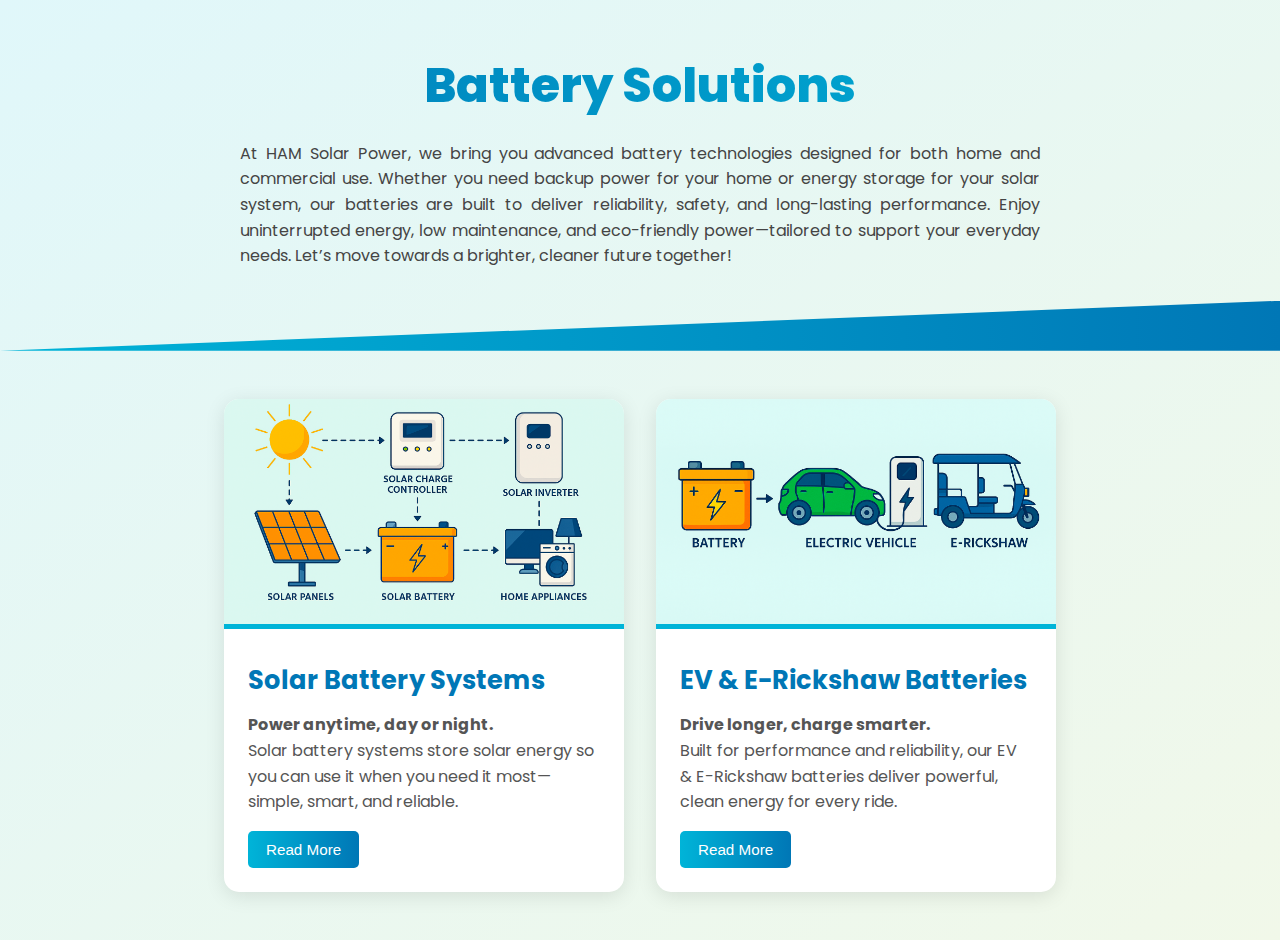
<file: HAM Solar final website/battery.html>
<!DOCTYPE html>
<html lang="en">
<head>
  <meta charset="UTF-8" />
  <meta name="viewport" content="width=device-width, initial-scale=1.0"/>
  <title>Battery Solutions</title>
  <link rel="stylesheet" href="https://cdnjs.cloudflare.com/ajax/libs/font-awesome/6.4.0/css/all.min.css"/>
  <link href="https://fonts.googleapis.com/css2?family=Poppins:wght@400;600;800&display=swap" rel="stylesheet">
  <style>
    * {
      margin: 0;
      padding: 0;
      box-sizing: border-box;
    }

    body {
      font-family: 'Poppins', sans-serif;
      background: linear-gradient(to bottom right, #e0f7fa, #f1f8e9);
      color: #333;
      line-height: 1.6;
      overflow-x: hidden;
    }

    header {
      text-align: center;
      padding: 3rem 1rem 2rem;
      animation: fadeInDown 1.5s ease-in-out;
      background: url('https://www.transparenttextures.com/patterns/dots.png');
    }

    header h1 {
      font-size: 3rem;
      font-weight: 800;
      background: linear-gradient(to right, #0077b6, #00b4d8);
      -webkit-background-clip: text;
      -webkit-text-fill-color: transparent;
      margin-bottom: 1rem;
    }

    header p {
      font-size: 1rem;
      color: #444;
      max-width: 800px;
      margin: 0 auto;
      animation: fadeIn 2s ease;
      text-align: justify;
    }

    .wave {
      height: 50px;
      background: linear-gradient(to right, #00b4d8, #0077b6);
      clip-path: polygon(0 100%, 100% 0, 100% 100%);
    }

    .container {
      display: flex;
      flex-wrap: wrap;
      justify-content: center;
      gap: 2rem;
      padding: 3rem 1rem;
    }

    .card {
      background: white;
      border-radius: 15px;
      box-shadow: 0 4px 20px rgba(0,0,0,0.1);
      max-width: 400px;
      overflow: hidden;
      transition: transform 0.4s ease, box-shadow 0.4s ease;
      animation: zoomIn 1s ease-in-out;
    }

    .card:hover {
      transform: translateY(-10px);
      box-shadow: 0 8px 25px rgba(0,0,0,0.15);
    }

    .card img {
      width: 100%;
      height: 230px;
      object-fit: cover;
      border-bottom: 5px solid #00b4d8;
    }

    .card-content {
      padding: 1.5rem;
      position: relative;
    }

    .card-content h3 {
      font-size: 1.6rem;
      color: #0077b6;
      margin-bottom: 0.7rem;
    }

    .card-content p {
      font-size: 1rem;
      color: #555;
      margin-bottom: 1rem;
    }

    .read-more {
      background: linear-gradient(to right, #00b4d8, #0077b6);
      color: white;
      border: none;
      padding: 10px 18px;
      border-radius: 5px;
      font-size: 0.95rem;
      cursor: pointer;
      transition: background 0.3s ease;
    }

    .card-link {
      text-decoration: none;
      color: inherit;
      display: inline-block;
    }
    

    .read-more:hover {
      background: linear-gradient(to right, #0077b6, #00b4d8);
    }

    @keyframes fadeInDown {
      from { opacity: 0; transform: translateY(-40px); }
      to { opacity: 1; transform: translateY(0); }
    }

    @keyframes fadeIn {
      from { opacity: 0; }
      to { opacity: 1; }
    }

    @keyframes zoomIn {
      from { opacity: 0; transform: scale(0.8); }
      to { opacity: 1; transform: scale(1); }
    }

    @media (max-width: 768px) {
      header h1 {
        font-size: 2rem;
      }

      .card {
        width: 100%;
      }
    }
  </style>
</head>
<body>
  <header>
    <h1>Battery Solutions</h1>
    <p>At HAM Solar Power, we bring you advanced battery technologies designed for both home and commercial use. Whether you need backup power for your home or energy storage for your solar system, our batteries are built to deliver reliability, safety, and long-lasting performance. Enjoy uninterrupted energy, low maintenance, and eco-friendly power—tailored to support your everyday needs. Let’s move towards a brighter, cleaner future together!</p>
  </header>
  <div class="wave"></div>

  <div class="container">

    <!-- Card 1 - Solar Battery -->
    <a href="solarBattery.html" class="card-link">
      <div class="card">
        <img src="assets/img/Solar battery system.png" alt="Solar Battery">
        <div class="card-content">
          <h3>Solar Battery Systems</h3>
          <p><strong>Power anytime, day or night.</strong><br>
            Solar battery systems store solar energy so you can use it when you need it most—simple, smart, and reliable.
          </p>
          <button class="read-more">Read More</button>
        </div>
      </div>
    </a>
  
    <!-- Card 2 - EV Battery -->
    <a href="vehiclebattery.html" class="card-link">
      <div class="card">
        <img src="assets/img/EV-ER battery system.png" alt="EV Battery">
        <div class="card-content">
          <h3>EV & E-Rickshaw Batteries</h3>
          <p><strong>Drive longer, charge smarter.</strong><br>
            Built for performance and reliability, our EV & E-Rickshaw batteries deliver powerful, clean energy for every ride.
          </p>
          <button class="read-more">Read More</button>
        </div>
      </div>
    </a>
  
  </div>
  
</body>
</html>
</file>
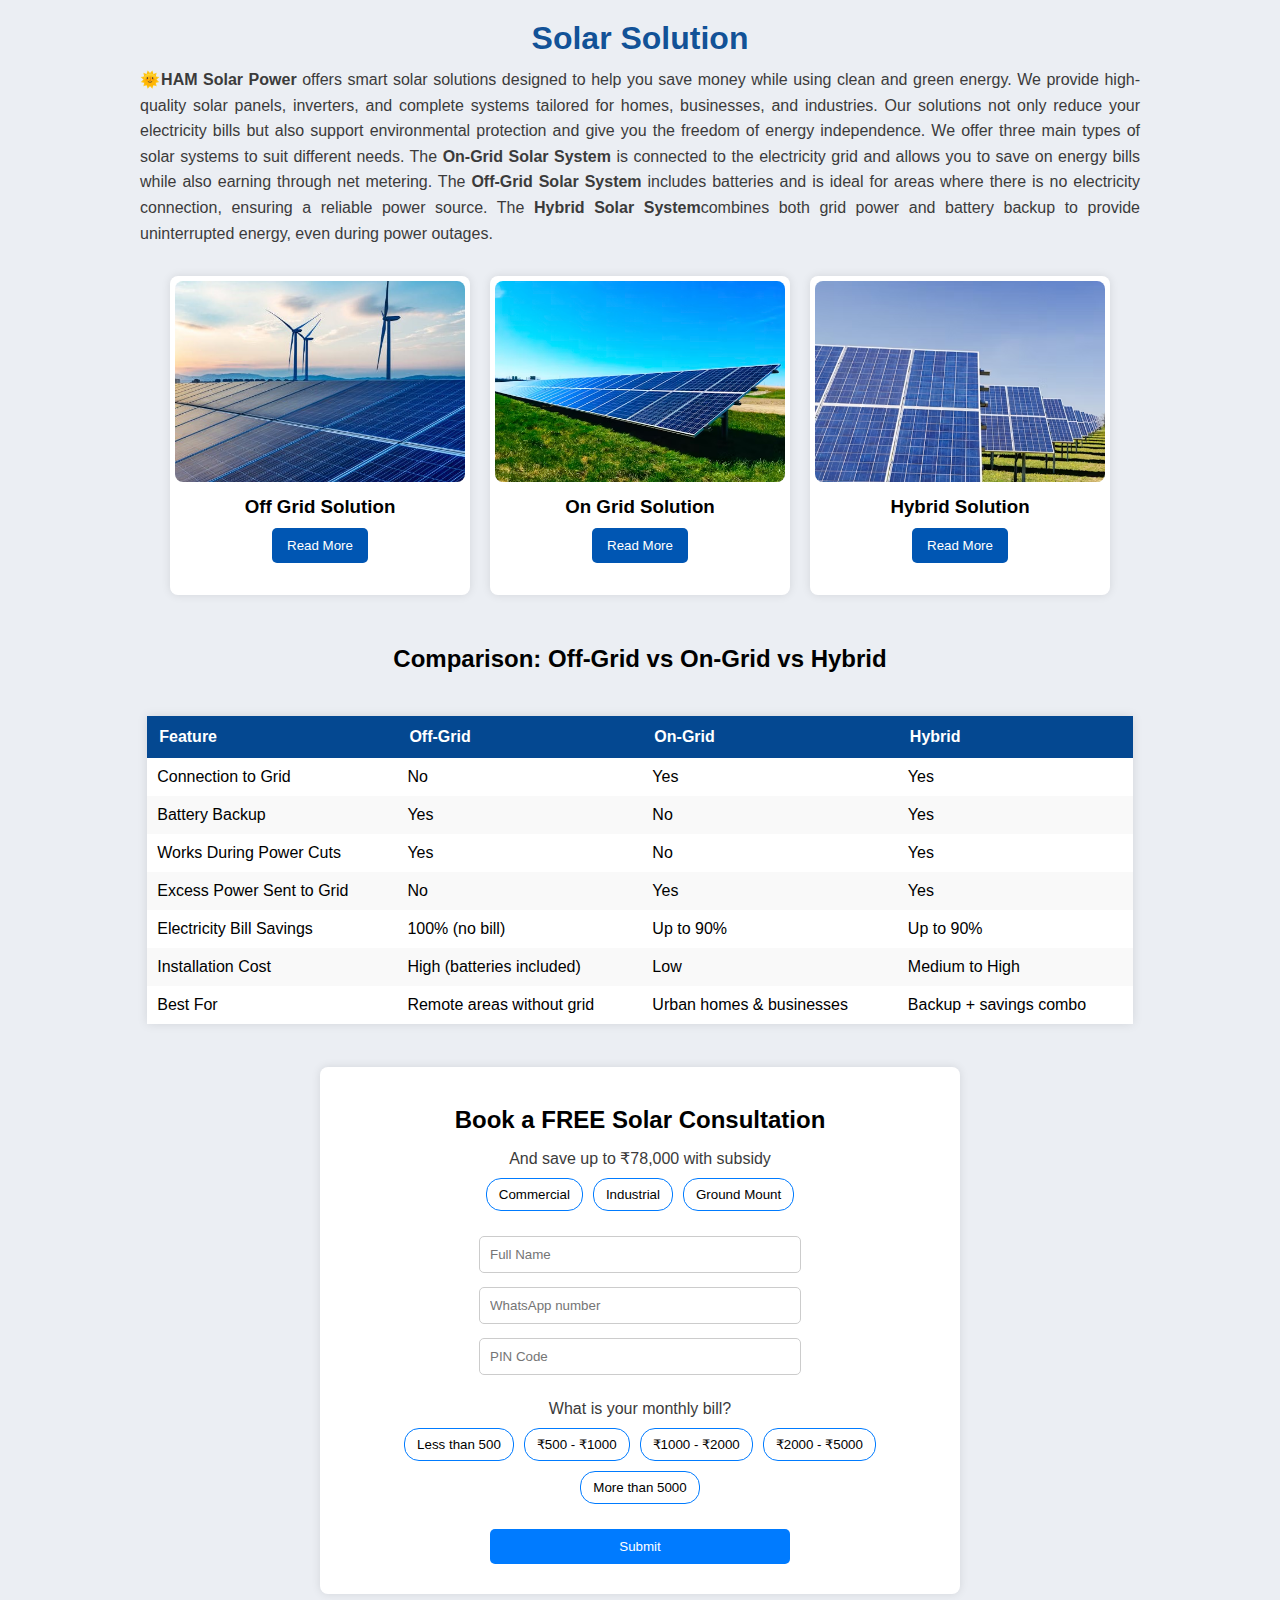
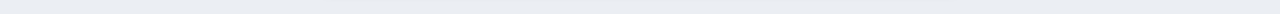
<file: HAM Solar final website/grid.html>
<!DOCTYPE html>
<html lang="en">
<head>
  <meta charset="UTF-8" />
  <meta name="viewport" content="width=device-width, initial-scale=1.0"/>
  <title>Grid Solution</title>
  <style>
    body {
      font-family: Arial, sans-serif;
      margin: 0;
      padding: 0;
      background: #ebeef3;
    }

    header {
      text-align: center;
      background: #fff;
      padding: 10px;
    }

   /* header img {
      width: 100%;
      height: 180px;
      object-fit: cover;
      display: block;
    } */

    

    .content {
      text-align: center;
      padding: 10px 20px;
    }
    
    .content h1 {
      margin: 10px 0;
      color: #044891f1;
    }
    
    .content p {
      margin: 0 auto;
      font-size: 1rem;
      color: #3b3b3b;
      max-width: 1000px;
      line-height: 1.6;
      text-align: justify;
    }

    .container {
      display: flex;
      flex-wrap: wrap;
      gap: 20px;
      justify-content: center;
      padding: 20px;
    }
    

    .card {
      background: #fff;
      border-radius: 8px;
      box-shadow: 0 0 10px rgba(0,0,0,0.1);
      padding: 5px;
      text-align: center;
      height: 100%;
      transition: transform 0.3s;
      cursor: pointer;
    }

    .card-link {
      text-decoration: none;
      color: inherit;
      flex: 1 1 300px;
      max-width: 300px;
    }

    .card img {
      width: 100%;
      height: 65%;
      border-radius: 8px;
    }

    .card h3 {
      margin: 10px 0;
    }

    .card button {
      background: #0056b3;
      color: #fff;
      border: none;
      padding: 10px 15px;
      border-radius: 5px;
      cursor: pointer;
     pointer-events: none; /* So clicking the button still follows the link */
    }

    .card:hover {
      transform: scale(1.02);
    }

    .card button:hover {
      background: #0056b3;
    }

    .consultation {
      background: #fff;
      padding: 20px;
      border-radius: 8px;
      box-shadow: 0 0 10px rgba(0,0,0,0.1);
      margin: 20px auto;
      max-width: 600px;
    }

    .consultation h2 {
      text-align: center;
      margin-bottom: 15px;
    }

    .consultation p {
                  margin-bottom: 10px;
                  margin-top: 0%;
                  text-align: center;
                  color: #3b3b3b;
    }

    .options, 
.bill-options {
  display: flex;
  flex-wrap: wrap;
  gap: 10px;
  justify-content: center;
  margin-bottom: 25px;
}

.options button, 
.bill-options button {
  padding: 8px 12px;
  border: 1px solid #007BFF;
  border-radius: 15px;
  background: #fff;
  cursor: pointer;
}

.options button.active, 
.bill-options button.active {
  background: #007BFF;
  color: #fff;
}

.consultation input {
  width: 50%;
  padding: 10px;
  margin: 14px auto;
  border: 1px solid #ccc;
  border-radius: 5px;
  display: block;
}

.submit-btn {
  width: 50%;
  padding: 10px 15px;
  margin: 10px auto;
  background: #007BFF;
  color: #fff;
  border: none;
  border-radius: 5px;
  cursor: pointer;
  display: block;
}


    .submit-btn:hover {
      background: #0056b3;
    }

    @media(max-width: 768px){
      .container {
        flex-direction: column;
        align-items: center;
      }
    }
  </style>
</head>
<body>

  <!-------------<header>
    <img src="assets/img/solar1.avif" alt="Top Image">
  </header>------------->

  <div class="content">
    <h1>Solar Solution</h1>
    <p>🌞<strong>HAM Solar Power</strong> offers smart solar solutions designed to help you save money while using clean and green energy. We provide high-quality solar panels, inverters, and complete systems tailored for homes, businesses, and industries. Our solutions not only reduce your electricity bills but also support environmental protection and give you the freedom of energy independence.
      We offer three main types of solar systems to suit different needs. The  <strong> On-Grid Solar System </strong>is connected to the electricity grid and allows you to save on energy bills while also earning through net metering. The <strong>Off-Grid Solar System </strong> includes batteries and is ideal for areas where there is no electricity connection, ensuring a reliable power source. The <strong>Hybrid Solar System</strong>combines both grid power and battery backup to provide uninterrupted energy, even during power outages.
      </p>
  </div>

  <div class="container">
    <a href="off-grid.html" class="card-link">
      <div class="card">
        <img src="assets/img/solar7.jpg" alt="Off Grid Solution">
        <h3>Off Grid Solution</h3>
        <button>Read More</button>
      </div>
    </a>
  
    <a href="on-grid.html" class="card-link">
      <div class="card">
        <img src="assets/img/solar1.avif" alt="On Grid Solution">
        <h3>On Grid Solution</h3>
        <button>Read More</button>
      </div>
    </a>
  
    <a href="hybrid.html" class="card-link">
      <div class="card">
        <img src="assets/img/solar2.avif" alt="Hybrid Solution">
        <h3>Hybrid Solution</h3>
        <button>Read More</button>
      </div>
    </a>
  </div>
  
  

  <h2 style="margin-top: 40px; text-align: center;">Comparison: Off-Grid vs On-Grid vs Hybrid</h2>

<div style="overflow-x:auto; margin-top: 15px;">
  <table style="width:77%; margin: 23px auto; border-collapse: collapse; background: white; box-shadow: 0 0 10px rgba(0,0,0,0.1);">
    <thead style="background: #044891; color: white;">
      <tr>
        <th style="padding: 12px; text-align: left;">Feature</th>
        <th style="padding: 12px; text-align: left;">Off-Grid</th>
        <th style="padding: 12px; text-align: left;">On-Grid</th>
        <th style="padding: 12px; text-align: left;">Hybrid</th>
      </tr>
    </thead>
    <tbody>
      <tr>
        <td style="padding: 10px;">Connection to Grid</td>
        <td style="padding: 10px;">No</td>
        <td style="padding: 10px;">Yes</td>
        <td style="padding: 10px;">Yes</td>
      </tr>
      <tr style="background: #f9f9f9;">
        <td style="padding: 10px;">Battery Backup</td>
        <td style="padding: 10px;">Yes</td>
        <td style="padding: 10px;">No</td>
        <td style="padding: 10px;">Yes</td>
      </tr>
      <tr>
        <td style="padding: 10px;">Works During Power Cuts</td>
        <td style="padding: 10px;">Yes</td>
        <td style="padding: 10px;">No</td>
        <td style="padding: 10px;">Yes</td>
      </tr>
      <tr style="background: #f9f9f9;">
        <td style="padding: 10px;">Excess Power Sent to Grid</td>
        <td style="padding: 10px;">No</td>
        <td style="padding: 10px;">Yes</td>
        <td style="padding: 10px;">Yes</td>
      </tr>
      <tr>
        <td style="padding: 10px;">Electricity Bill Savings</td>
        <td style="padding: 10px;">100% (no bill)</td>
        <td style="padding: 10px;">Up to 90%</td>
        <td style="padding: 10px;">Up to 90%</td>
      </tr>
      <tr style="background: #f9f9f9;">
        <td style="padding: 10px;">Installation Cost</td>
        <td style="padding: 10px;">High (batteries included)</td>
        <td style="padding: 10px;">Low</td>
        <td style="padding: 10px;">Medium to High</td>
      </tr>
      <tr>
        <td style="padding: 10px;">Best For</td>
        <td style="padding: 10px;">Remote areas without grid</td>
        <td style="padding: 10px;">Urban homes & businesses</td>
        <td style="padding: 10px;">Backup + savings combo</td>
      </tr>
    </tbody>
  </table>
</div>


  <div class="consultation">
    <h2>Book a FREE Solar Consultation</h2>
    <p>And save up to ₹78,000 with subsidy</p>
    <div class="options">
      <button onclick="selectType(this)">Commercial</button>
      <button onclick="selectType(this)">Industrial</button>
      <button onclick="selectType(this)">Ground Mount</button>
    </div>
    <input type="text" placeholder="Full Name" required>
    <input type="text" placeholder="WhatsApp number" required>
    <input type="text" placeholder="PIN Code" required>
    <p style="text-align: center; margin-top: 25px;">What is your monthly bill?</p>

    <div class="bill-options">
      <button onclick="selectBill(this)">Less than 500</button>
      <button onclick="selectBill(this)">₹500 - ₹1000</button>
      <button onclick="selectBill(this)">₹1000 - ₹2000</button>
      <button onclick="selectBill(this)">₹2000 - ₹5000</button>
      <button onclick="selectBill(this)">More than 5000</button>
    </div>
    <button class="submit-btn" onclick="submitForm()">Submit</button>
  </div>

  <script>
    function selectType(btn) {
      document.querySelectorAll('.options button').forEach(b => b.classList.remove('active'));
      btn.classList.add('active');
    }

    function selectBill(btn) {
      document.querySelectorAll('.bill-options button').forEach(b => b.classList.remove('active'));
      btn.classList.add('active');
    }

    function submitForm() {
      alert("Your consultation request has been submitted!");
    }
  </script>
</body>
</html>
</file>
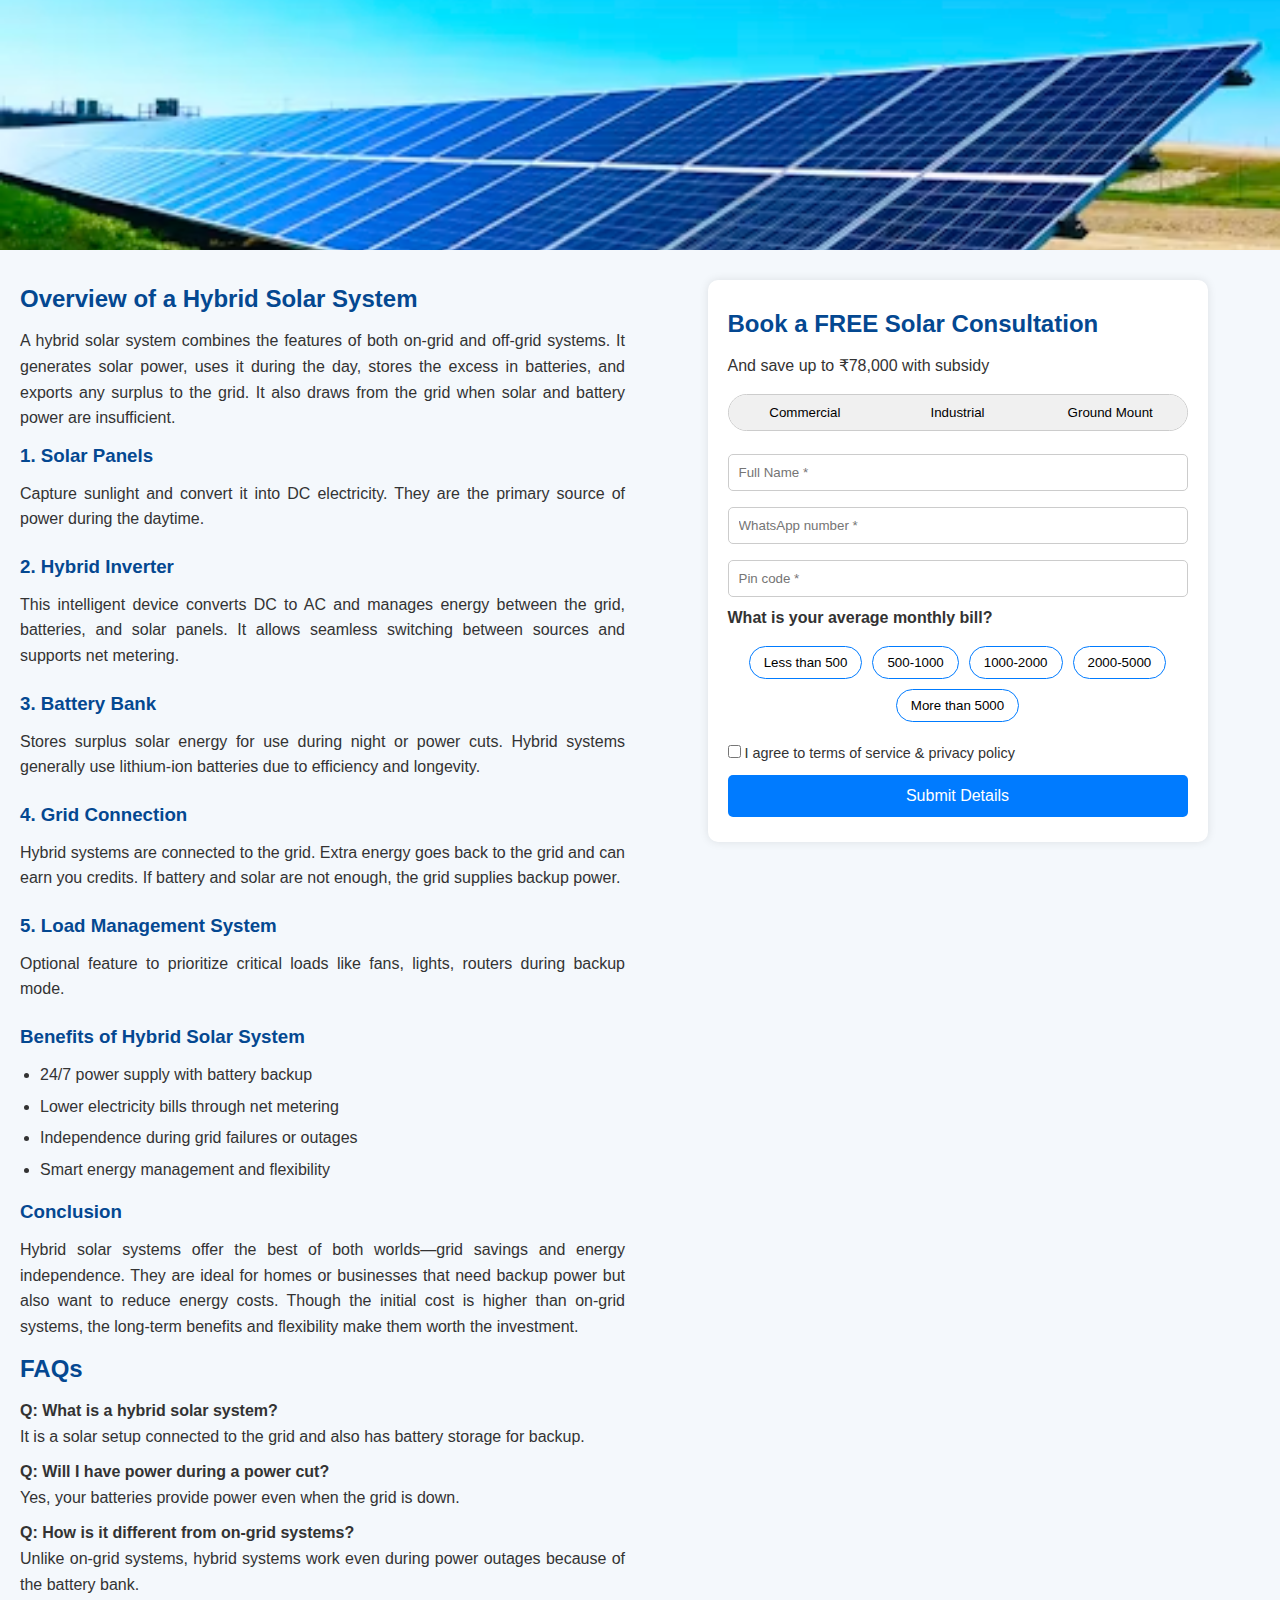
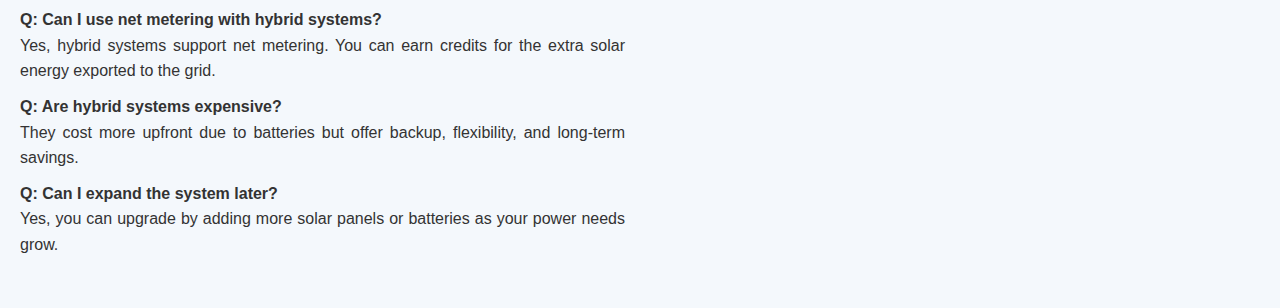
<file: HAM Solar final website/hybrid.html>
<!DOCTYPE html>
<html lang="en">
<head>
  <meta charset="UTF-8" />
  <meta name="viewport" content="width=device-width, initial-scale=1.0"/>
  <title>Hybrid Solar System</title>
  <style>
    * {
      box-sizing: border-box;
      margin: 0;
      padding: 0;
      font-family: 'Segoe UI', Tahoma, Geneva, Verdana, sans-serif;
    }

    body {
      background: #f4f8fc;
      color: #333;
      line-height: 1.6;
    }

    header img {
      width: 100%;
      height: 250px;
      object-fit: cover;
      display: block;
    }

    .container {
      display: flex;
      flex-wrap: wrap;
      padding: 30px 20px;
      gap: 30px;
    }

    .left, .right {
      flex: 1;
      min-width: 300px;
    }

    .left h2, .left h3 {
      color: #044891;
      margin-bottom: 10px;
    }

    .left p {
      margin-bottom: 10px;
      text-align: justify;
    }

    .left ul {
      padding-left: 20px;
      margin-bottom: 15px;
    }

    .left li {
      margin-bottom: 6px;
    }

    .component-section {
      margin-bottom: 20px;
    }

    .form-box {
      background: #fff;
      padding: 25px 20px;
      border-radius: 10px;
      box-shadow: 0 0 10px rgba(0,0,0,0.1);
      max-width: 500px;
      margin: 0 auto;
    }

    .form-box h2 {
      margin-bottom: 10px;
      color: #044891;
    }

    .form-box p {
      margin-bottom: 15px;
      text-align: center;
      text-align: justify;
    }

    .tab-buttons {
      display: flex;
      justify-content: space-between;
      margin-bottom: 15px;
      border: 1px solid #ccc;
      border-radius: 25px;
      overflow: hidden;
    }

    .tab-buttons button {
      flex: 1;
      padding: 10px;
      border: none;
      background: #f0f0f0;
      cursor: pointer;
      transition: background 0.3s;
    }

    .tab-buttons button.active {
      background: #007BFF;
      color: white;
    }

    input[type="text"] {
      width: 100%;
      padding: 10px;
      margin: 8px 0;
      border: 1px solid #ccc;
      border-radius: 5px;
    }

    .bill-options {
      display: flex;
      flex-wrap: wrap;
      gap: 10px;
      justify-content: center;
      margin: 10px 0 20px;
    }

    .bill-options button {
      padding: 8px 14px;
      border: 1px solid #007BFF;
      border-radius: 20px;
      background: white;
      cursor: pointer;
      transition: background 0.3s;
    }

    .bill-options button.active {
      background: #007BFF;
      color: white;
    }

    label {
      display: block;
      font-size: 0.9rem;
      margin-bottom: 10px;
    }

    .submit-btn {
      width: 100%;
      background: #007BFF;
      color: white;
      padding: 12px;
      border: none;
      border-radius: 5px;
      font-size: 1rem;
      cursor: pointer;
    }

    .submit-btn:hover {
      background: #0056b3;
    }

    @media (max-width: 768px) {
      .container {
        flex-direction: column;
      }
    }
  </style>
</head>
<body>

<header>
  <img src="assets/img/solar1.avif" alt="Hybrid Solar System" />
</header>

<div class="container">
  <div class="left">
    <h2>Overview of a Hybrid Solar System</h2>
    <p>A hybrid solar system combines the features of both on-grid and off-grid systems. It generates solar power, uses it during the day, stores the excess in batteries, and exports any surplus to the grid. It also draws from the grid when solar and battery power are insufficient.</p>

    <div class="component-section">
      <h3>1. Solar Panels</h3>
      <p>Capture sunlight and convert it into DC electricity. They are the primary source of power during the daytime.</p>
    </div>

    <div class="component-section">
      <h3>2. Hybrid Inverter</h3>
      <p>This intelligent device converts DC to AC and manages energy between the grid, batteries, and solar panels. It allows seamless switching between sources and supports net metering.</p>
    </div>

    <div class="component-section">
      <h3>3. Battery Bank</h3>
      <p>Stores surplus solar energy for use during night or power cuts. Hybrid systems generally use lithium-ion batteries due to efficiency and longevity.</p>
    </div>

    <div class="component-section">
      <h3>4. Grid Connection</h3>
      <p>Hybrid systems are connected to the grid. Extra energy goes back to the grid and can earn you credits. If battery and solar are not enough, the grid supplies backup power.</p>
    </div>

    <div class="component-section">
      <h3>5. Load Management System</h3>
      <p>Optional feature to prioritize critical loads like fans, lights, routers during backup mode.</p>
    </div>

    <h3>Benefits of Hybrid Solar System</h3>
    <ul>
      <li>24/7 power supply with battery backup</li>
      <li>Lower electricity bills through net metering</li>
      <li>Independence during grid failures or outages</li>
      <li>Smart energy management and flexibility</li>
    </ul>

    <h3>Conclusion</h3>
    <p>Hybrid solar systems offer the best of both worlds—grid savings and energy independence. They are ideal for homes or businesses that need backup power but also want to reduce energy costs. Though the initial cost is higher than on-grid systems, the long-term benefits and flexibility make them worth the investment.</p>

    <h2>FAQs</h2>
    <div class="component-section">
      <p><b>Q: What is a hybrid solar system?</b><br>It is a solar setup connected to the grid and also has battery storage for backup.</p>

      <p><b>Q: Will I have power during a power cut?</b><br>Yes, your batteries provide power even when the grid is down.</p>

      <p><b>Q: How is it different from on-grid systems?</b><br>Unlike on-grid systems, hybrid systems work even during power outages because of the battery bank.</p>

      <p><b>Q: Can I use net metering with hybrid systems?</b><br>Yes, hybrid systems support net metering. You can earn credits for the extra solar energy exported to the grid.</p>

      <p><b>Q: Are hybrid systems expensive?</b><br>They cost more upfront due to batteries but offer backup, flexibility, and long-term savings.</p>

      <p><b>Q: Can I expand the system later?</b><br>Yes, you can upgrade by adding more solar panels or batteries as your power needs grow.</p>
    </div>
  </div>

  <div class="right">
    <div class="form-box">
      <h2>Book a FREE Solar Consultation</h2>
      <p>And save up to ₹78,000 with subsidy</p>
      <div class="tab-buttons">
        <button onclick="selectType(this)">Commercial</button>
        <button onclick="selectType(this)">Industrial</button>
        <button onclick="selectType(this)">Ground Mount</button>
      </div>
      <form>
        <input type="text" placeholder="Full Name *" required />
        <input type="text" placeholder="WhatsApp number *" required />
        <input type="text" placeholder="Pin code *" required />

        <p><b>What is your average monthly bill?</b></p>
        <div class="bill-options">
          <button onclick="selectBill(this)">Less than 500</button>
          <button onclick="selectBill(this)">500-1000</button>
          <button onclick="selectBill(this)">1000-2000</button>
          <button onclick="selectBill(this)">2000-5000</button>
          <button onclick="selectBill(this)">More than 5000</button>
        </div>

        <label><input type="checkbox" /> I agree to terms of service & privacy policy</label>
        <button type="submit" class="submit-btn">Submit Details</button>
      </form>
    </div>
  </div>
</div>

<script>
  function selectType(btn) {
    document.querySelectorAll('.tab-buttons button').forEach(b => b.classList.remove('active'));
    btn.classList.add('active');
  }

  function selectBill(btn) {
    event.preventDefault();
    document.querySelectorAll('.bill-options button').forEach(b => b.classList.remove('active'));
    btn.classList.add('active');
  }
</script>

</body>
</html>
</file>
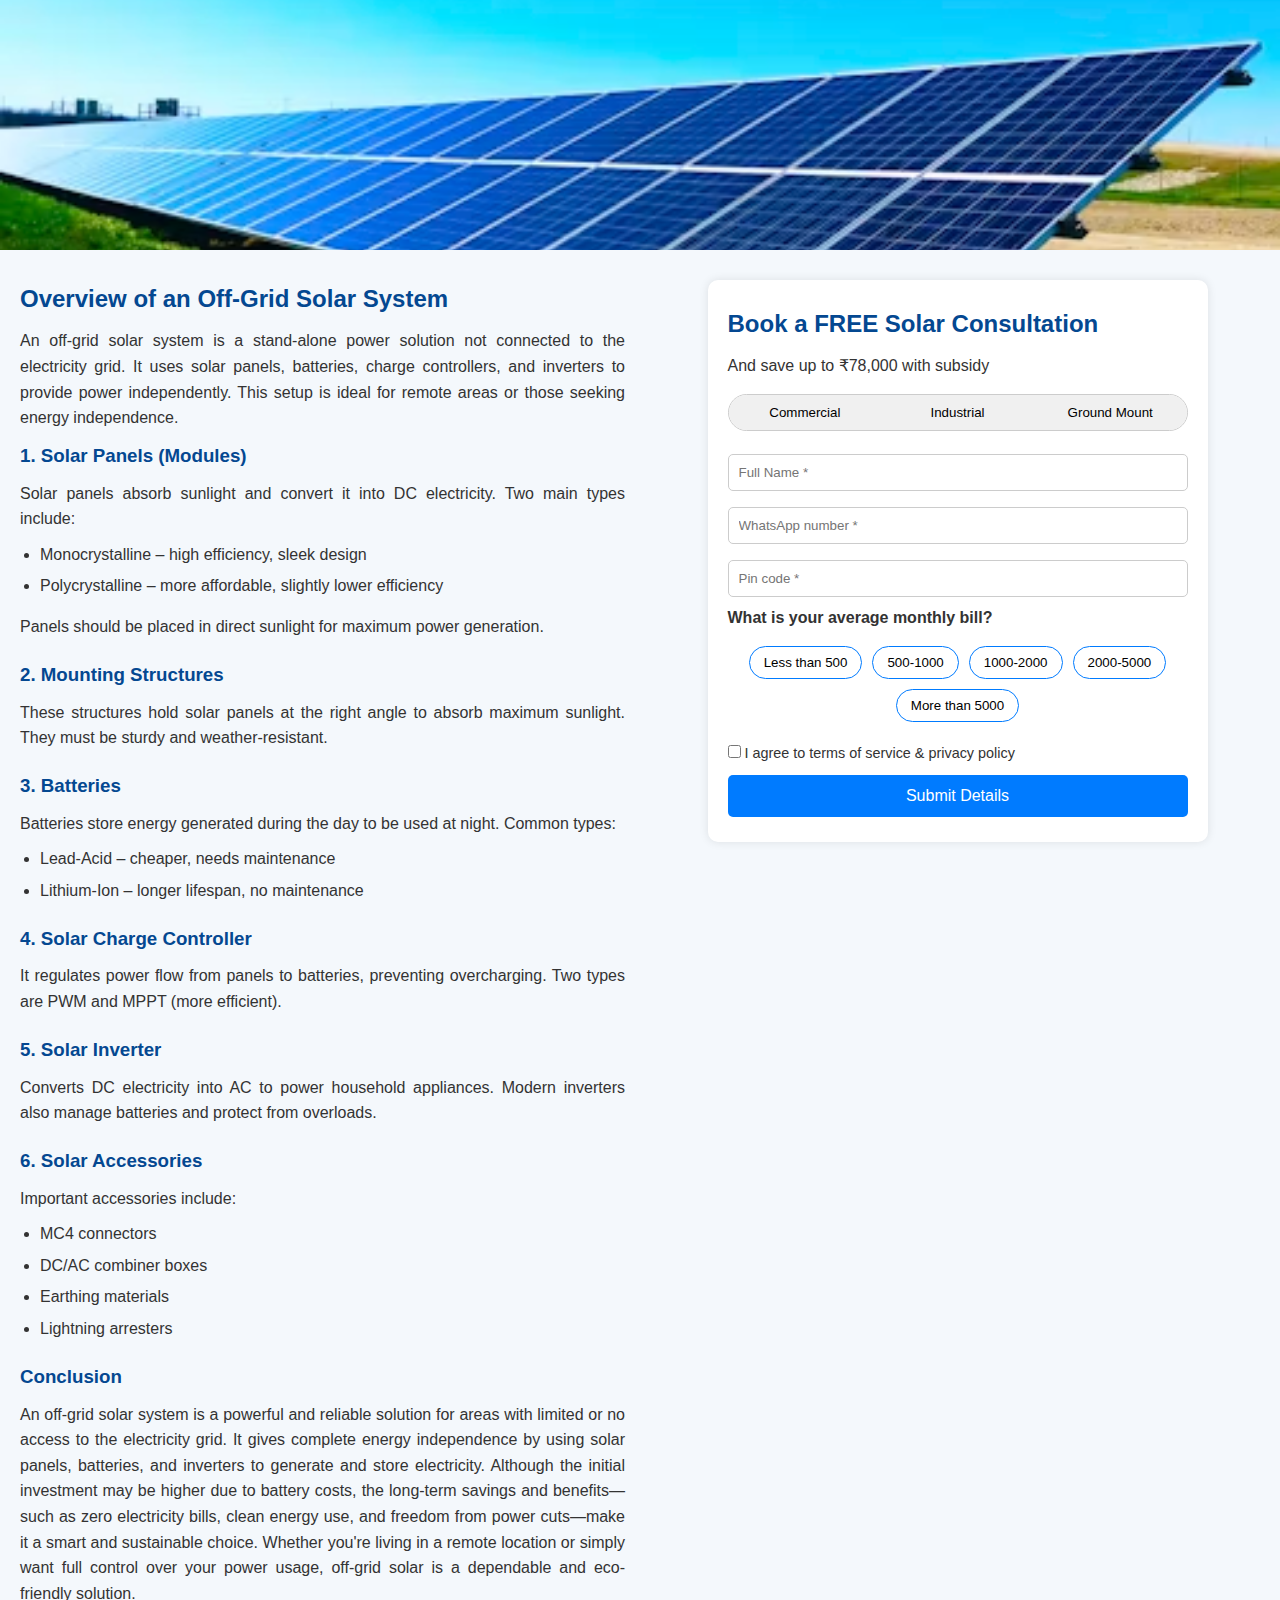
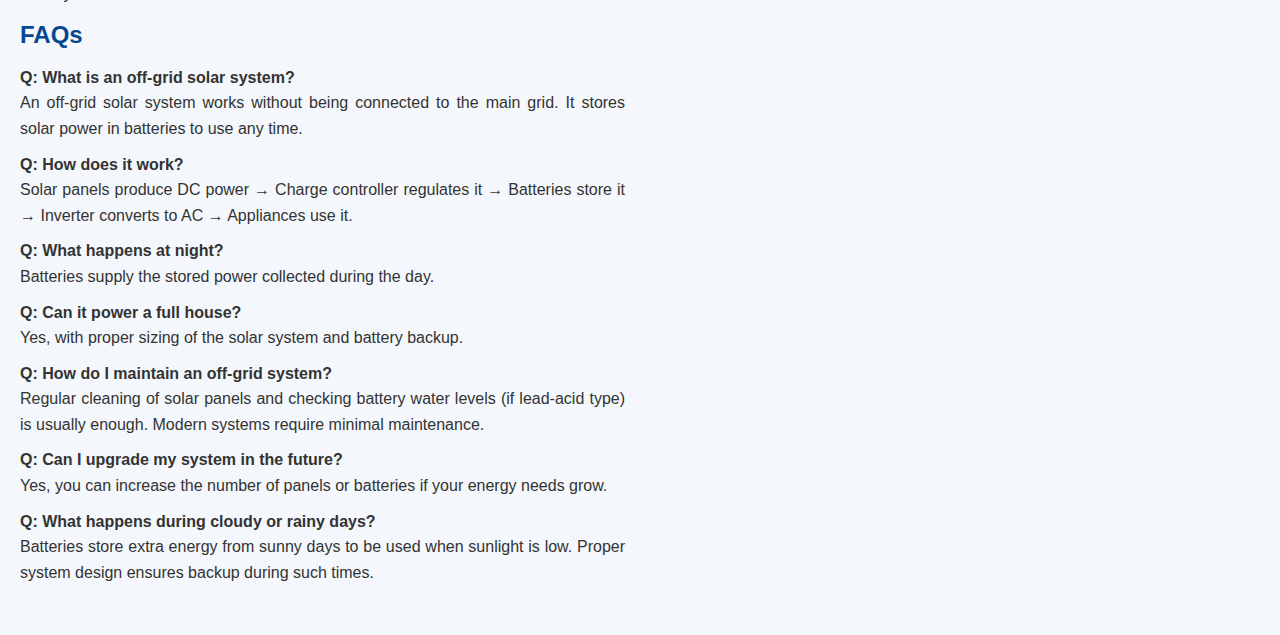
<file: HAM Solar final website/off-grid.html>
<!DOCTYPE html>
<html lang="en">
<head>
  <meta charset="UTF-8">
  <meta name="viewport" content="width=device-width, initial-scale=1.0">
  <title>Off-Grid Solar System</title>
  <style>
    * {
      box-sizing: border-box;
      margin: 0;
      padding: 0;
      font-family: 'Segoe UI', Tahoma, Geneva, Verdana, sans-serif;
    }

    body {
      background: #f4f8fc;
      color: #333;
      line-height: 1.6;
    }

    header img {
      width: 100%;
      height: 250px;
      object-fit: cover;
      display: block;
    }

    .container {
      display: flex;
      flex-wrap: wrap;
      padding: 30px 20px;
      gap: 30px;
    }

    .left, .right {
      flex: 1;
      min-width: 300px;
    }

    .left h2, .left h3 {
      color: #044891;
      margin-bottom: 10px;
    }

    .left p {
      margin-bottom: 10px;
      text-align: justify;
    }

    .left ul {
      padding-left: 20px;
      margin-bottom: 15px;
    }

    .left li {
      margin-bottom: 6px;
    }

    .component-section {
      margin-bottom: 20px;
    }

    .form-box {
      background: #fff;
      padding: 25px 20px;
      border-radius: 10px;
      box-shadow: 0 0 10px rgba(0,0,0,0.1);
      max-width: 500px;
      margin: 0 auto;
    }

    .form-box h2 {
      margin-bottom: 10px;
      color: #044891;
    }

    .form-box p {
      margin-bottom: 15px;
      text-align: center;
      text-align: justify;
    }

    .tab-buttons {
      display: flex;
      justify-content: space-between;
      margin-bottom: 15px;
      border: 1px solid #ccc;
      border-radius: 25px;
      overflow: hidden;
    }

    .tab-buttons button {
      flex: 1;
      padding: 10px;
      border: none;
      background: #f0f0f0;
      cursor: pointer;
      transition: background 0.3s;
    }

    .tab-buttons button.active {
      background: #007BFF;
      color: white;
    }

    input[type="text"] {
      width: 100%;
      padding: 10px;
      margin: 8px 0;
      border: 1px solid #ccc;
      border-radius: 5px;
    }

    .bill-options {
      display: flex;
      flex-wrap: wrap;
      gap: 10px;
      justify-content: center;
      margin: 10px 0 20px;
    }

    .bill-options button {
      padding: 8px 14px;
      border: 1px solid #007BFF;
      border-radius: 20px;
      background: white;
      cursor: pointer;
      transition: background 0.3s;
    }

    .bill-options button.active {
      background: #007BFF;
      color: white;
    }

    label {
      display: block;
      font-size: 0.9rem;
      margin-bottom: 10px;
    }

    .submit-btn {
      width: 100%;
      background: #007BFF;
      color: white;
      padding: 12px;
      border: none;
      border-radius: 5px;
      font-size: 1rem;
      cursor: pointer;
    }

    .submit-btn:hover {
      background: #0056b3;
    }

    @media (max-width: 768px) {
      .container {
        flex-direction: column;
      }
    }
  </style>
</head>
<body>

  <header>
    <img src="assets/img/solar1.avif" alt="Top Image">
  </header>

  <div class="container">
    <div class="left">
      <h2>Overview of an Off-Grid Solar System</h2>
      <p>An off-grid solar system is a stand-alone power solution not connected to the electricity grid. It uses solar panels, batteries, charge controllers, and inverters to provide power independently. This setup is ideal for remote areas or those seeking energy independence.</p>

      <div class="component-section">
        <h3>1. Solar Panels (Modules)</h3>
        <p>Solar panels absorb sunlight and convert it into DC electricity. Two main types include:</p>
        <ul>
          <li>Monocrystalline – high efficiency, sleek design</li>
          <li>Polycrystalline – more affordable, slightly lower efficiency</li>
        </ul>
        <p>Panels should be placed in direct sunlight for maximum power generation.</p>
      </div>

      <div class="component-section">
        <h3>2. Mounting Structures</h3>
        <p>These structures hold solar panels at the right angle to absorb maximum sunlight. They must be sturdy and weather-resistant.</p>
      </div>

      <div class="component-section">
        <h3>3. Batteries</h3>
        <p>Batteries store energy generated during the day to be used at night. Common types:</p>
        <ul>
          <li>Lead-Acid – cheaper, needs maintenance</li>
          <li>Lithium-Ion – longer lifespan, no maintenance</li>
        </ul>
      </div>

      <div class="component-section">
        <h3>4. Solar Charge Controller</h3>
        <p>It regulates power flow from panels to batteries, preventing overcharging. Two types are PWM and MPPT (more efficient).</p>
      </div>

      <div class="component-section">
        <h3>5. Solar Inverter</h3>
        <p>Converts DC electricity into AC to power household appliances. Modern inverters also manage batteries and protect from overloads.</p>
      </div>

      <div class="component-section">
        <h3>6. Solar Accessories</h3>
        <p>Important accessories include:</p>
        <ul>
          <li>MC4 connectors</li>
          <li>DC/AC combiner boxes</li>
          <li>Earthing materials</li>
          <li>Lightning arresters</li>
        </ul>
      </div>

      <h3>Conclusion</h3>
      <p>An off-grid solar system is a powerful and reliable solution for areas with limited or no access to the electricity grid. It gives complete energy independence by using solar panels, batteries, and inverters to generate and store electricity. Although the initial investment may be higher due to battery costs, the long-term savings and benefits—such as zero electricity bills, clean energy use, and freedom from power cuts—make it a smart and sustainable choice. Whether you're living in a remote location or simply want full control over your power usage, off-grid solar is a dependable and eco-friendly solution.</p>

      <h2>FAQs</h2>
      <div class="component-section">
        <p><b>Q: What is an off-grid solar system?</b><br>An off-grid solar system works without being connected to the main grid. It stores solar power in batteries to use any time.</p>

        <p><b>Q: How does it work?</b><br>Solar panels produce DC power → Charge controller regulates it → Batteries store it → Inverter converts to AC → Appliances use it.</p>

        <p><b>Q: What happens at night?</b><br>Batteries supply the stored power collected during the day.</p>

        <p><b>Q: Can it power a full house?</b><br>Yes, with proper sizing of the solar system and battery backup.</p>

        <p><b>Q: How do I maintain an off-grid system?</b><br>Regular cleaning of solar panels and checking battery water levels (if lead-acid type) is usually enough. Modern systems require minimal maintenance.</p>

        <p><b>Q: Can I upgrade my system in the future?</b><br>Yes, you can increase the number of panels or batteries if your energy needs grow.</p>

        <p><b>Q: What happens during cloudy or rainy days?</b><br>Batteries store extra energy from sunny days to be used when sunlight is low. Proper system design ensures backup during such times.</p>
      </div>
    </div>

    <div class="right">
      <div class="form-box">
        <h2>Book a FREE Solar Consultation</h2>
        <p>And save up to ₹78,000 with subsidy</p>
        <div class="tab-buttons">
          <button onclick="selectType(this)">Commercial</button>
          <button onclick="selectType(this)">Industrial</button>
          <button onclick="selectType(this)">Ground Mount</button>
        </div>
        <form>
          <input type="text" placeholder="Full Name *" required>
          <input type="text" placeholder="WhatsApp number *" required>
          <input type="text" placeholder="Pin code *" required>

          <p><b>What is your average monthly bill?</b></p>
          <div class="bill-options">
            <button onclick="selectBill(this)">Less than 500</button>
            <button onclick="selectBill(this)">500-1000</button>
            <button onclick="selectBill(this)">1000-2000</button>
            <button onclick="selectBill(this)">2000-5000</button>
            <button onclick="selectBill(this)">More than 5000</button>
          </div>

          <label><input type="checkbox" > I agree to terms of service & privacy policy</label>
          <button type="submit" class="submit-btn">Submit Details</button>
        </form>
      </div>
    </div>
  </div>

  <script>
    function selectType(btn) {
      document.querySelectorAll('.tab-buttons button').forEach(b => b.classList.remove('active'));
      btn.classList.add('active');
    }

    function selectBill(btn) {
      event.preventDefault();
      document.querySelectorAll('.bill-options button').forEach(b => b.classList.remove('active'));
      btn.classList.add('active');
    }
  </script>
</body>
</html>
</file>
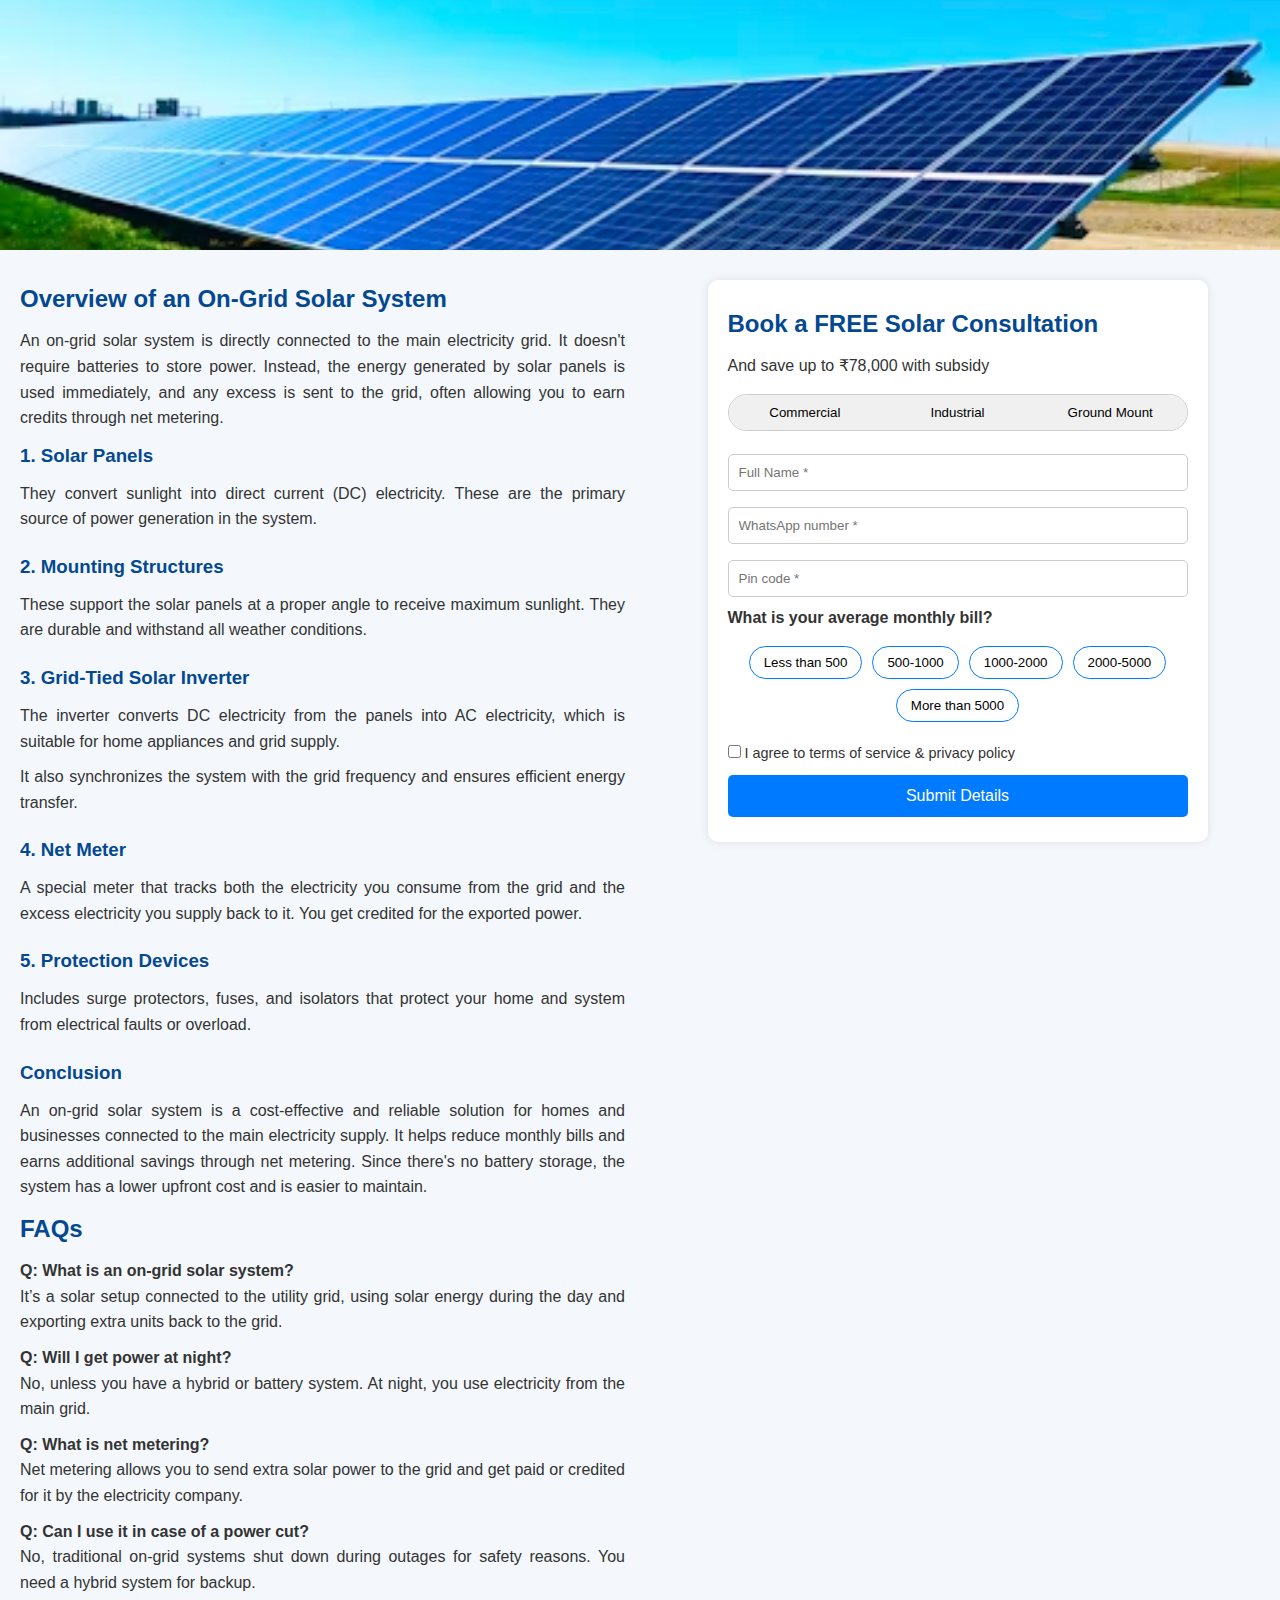
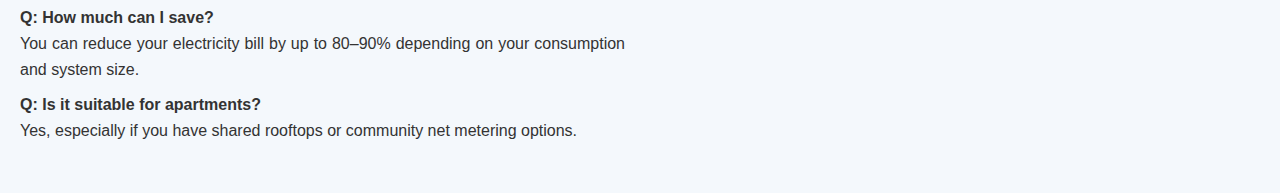
<file: HAM Solar final website/on-grid.html>
<!DOCTYPE html>
<html lang="en">
<head>
  <meta charset="UTF-8" />
  <meta name="viewport" content="width=device-width, initial-scale=1.0"/>
  <title>On-Grid Solar System</title>
  <style>
    * {
      box-sizing: border-box;
      margin: 0;
      padding: 0;
      font-family: 'Segoe UI', Tahoma, Geneva, Verdana, sans-serif;
    }

    body {
      background: #f4f8fc;
      color: #333;
      line-height: 1.6;
    }

    header img {
      width: 100%;
      height: 250px;
      object-fit: cover;
      display: block;
    }

    .container {
      display: flex;
      flex-wrap: wrap;
      padding: 30px 20px;
      gap: 30px;
    }

    .left, .right {
      flex: 1;
      min-width: 300px;
    }

    .left h2, .left h3 {
      color: #044891;
      margin-bottom: 10px;
    }

    .left p {
      margin-bottom: 10px;
      text-align: justify;
    }

    .left ul {
      padding-left: 20px;
      margin-bottom: 15px;
    }

    .left li {
      margin-bottom: 6px;
    }

    .component-section {
      margin-bottom: 20px;
    }

    .form-box {
      background: #fff;
      padding: 25px 20px;
      border-radius: 10px;
      box-shadow: 0 0 10px rgba(0,0,0,0.1);
      max-width: 500px;
      margin: 0 auto;
    }

    .form-box h2 {
      margin-bottom: 10px;
      color: #044891;
    }

    .form-box p {
      margin-bottom: 15px;
      text-align: center;
      text-align: justify;
    }

    .tab-buttons {
      display: flex;
      justify-content: space-between;
      margin-bottom: 15px;
      border: 1px solid #ccc;
      border-radius: 25px;
      overflow: hidden;
    }

    .tab-buttons button {
      flex: 1;
      padding: 10px;
      border: none;
      background: #f0f0f0;
      cursor: pointer;
      transition: background 0.3s;
    }

    .tab-buttons button.active {
      background: #007BFF;
      color: white;
    }

    input[type="text"] {
      width: 100%;
      padding: 10px;
      margin: 8px 0;
      border: 1px solid #ccc;
      border-radius: 5px;
    }

    .bill-options {
      display: flex;
      flex-wrap: wrap;
      gap: 10px;
      justify-content: center;
      margin: 10px 0 20px;
    }

    .bill-options button {
      padding: 8px 14px;
      border: 1px solid #007BFF;
      border-radius: 20px;
      background: white;
      cursor: pointer;
      transition: background 0.3s;
    }

    .bill-options button.active {
      background: #007BFF;
      color: white;
    }

    label {
      display: block;
      font-size: 0.9rem;
      margin-bottom: 10px;
    }

    .submit-btn {
      width: 100%;
      background: #007BFF;
      color: white;
      padding: 12px;
      border: none;
      border-radius: 5px;
      font-size: 1rem;
      cursor: pointer;
    }

    .submit-btn:hover {
      background: #0056b3;
    }

    @media (max-width: 768px) {
      .container {
        flex-direction: column;
      }
    }
  </style>
</head>
<body>

<header>
  <img src="assets/img/solar1.avif" alt="On-Grid Solar System" />
</header>

<div class="container">
  <div class="left">
    <h2>Overview of an On-Grid Solar System</h2>
    <p>An on-grid solar system is directly connected to the main electricity grid. It doesn't require batteries to store power. Instead, the energy generated by solar panels is used immediately, and any excess is sent to the grid, often allowing you to earn credits through net metering.</p>

    <div class="component-section">
      <h3>1. Solar Panels</h3>
      <p>They convert sunlight into direct current (DC) electricity. These are the primary source of power generation in the system.</p>
    </div>

    <div class="component-section">
      <h3>2. Mounting Structures</h3>
      <p>These support the solar panels at a proper angle to receive maximum sunlight. They are durable and withstand all weather conditions.</p>
    </div>

    <div class="component-section">
      <h3>3. Grid-Tied Solar Inverter</h3>
      <p>The inverter converts DC electricity from the panels into AC electricity, which is suitable for home appliances and grid supply.</p>
      <p>It also synchronizes the system with the grid frequency and ensures efficient energy transfer.</p>
    </div>

    <div class="component-section">
      <h3>4. Net Meter</h3>
      <p>A special meter that tracks both the electricity you consume from the grid and the excess electricity you supply back to it. You get credited for the exported power.</p>
    </div>

    <div class="component-section">
      <h3>5. Protection Devices</h3>
      <p>Includes surge protectors, fuses, and isolators that protect your home and system from electrical faults or overload.</p>
    </div>

    <h3>Conclusion</h3>
    <p>An on-grid solar system is a cost-effective and reliable solution for homes and businesses connected to the main electricity supply. It helps reduce monthly bills and earns additional savings through net metering. Since there's no battery storage, the system has a lower upfront cost and is easier to maintain.</p>

    <h2>FAQs</h2>
    <div class="component-section">
      <p><b>Q: What is an on-grid solar system?</b><br>It’s a solar setup connected to the utility grid, using solar energy during the day and exporting extra units back to the grid.</p>

      <p><b>Q: Will I get power at night?</b><br>No, unless you have a hybrid or battery system. At night, you use electricity from the main grid.</p>

      <p><b>Q: What is net metering?</b><br>Net metering allows you to send extra solar power to the grid and get paid or credited for it by the electricity company.</p>

      <p><b>Q: Can I use it in case of a power cut?</b><br>No, traditional on-grid systems shut down during outages for safety reasons. You need a hybrid system for backup.</p>

      <p><b>Q: How much can I save?</b><br>You can reduce your electricity bill by up to 80–90% depending on your consumption and system size.</p>

      <p><b>Q: Is it suitable for apartments?</b><br>Yes, especially if you have shared rooftops or community net metering options.</p>
    </div>
  </div>

  <div class="right">
    <div class="form-box">
      <h2>Book a FREE Solar Consultation</h2>
      <p>And save up to ₹78,000 with subsidy</p>
      <div class="tab-buttons">
        <button onclick="selectType(this)">Commercial</button>
        <button onclick="selectType(this)">Industrial</button>
        <button onclick="selectType(this)">Ground Mount</button>
      </div>
      <form>
        <input type="text" placeholder="Full Name *" required />
        <input type="text" placeholder="WhatsApp number *" required />
        <input type="text" placeholder="Pin code *" required />

        <p><b>What is your average monthly bill?</b></p>
        <div class="bill-options">
          <button onclick="selectBill(this)">Less than 500</button>
          <button onclick="selectBill(this)">500-1000</button>
          <button onclick="selectBill(this)">1000-2000</button>
          <button onclick="selectBill(this)">2000-5000</button>
          <button onclick="selectBill(this)">More than 5000</button>
        </div>

        <label><input type="checkbox" /> I agree to terms of service & privacy policy</label>
        <button type="submit" class="submit-btn">Submit Details</button>
      </form>
    </div>
  </div>
</div>

<script>
  function selectType(btn) {
    document.querySelectorAll('.tab-buttons button').forEach(b => b.classList.remove('active'));
    btn.classList.add('active');
  }

  function selectBill(btn) {
    event.preventDefault();
    document.querySelectorAll('.bill-options button').forEach(b => b.classList.remove('active'));
    btn.classList.add('active');
  }
</script>

</body>
</html>
</file>
